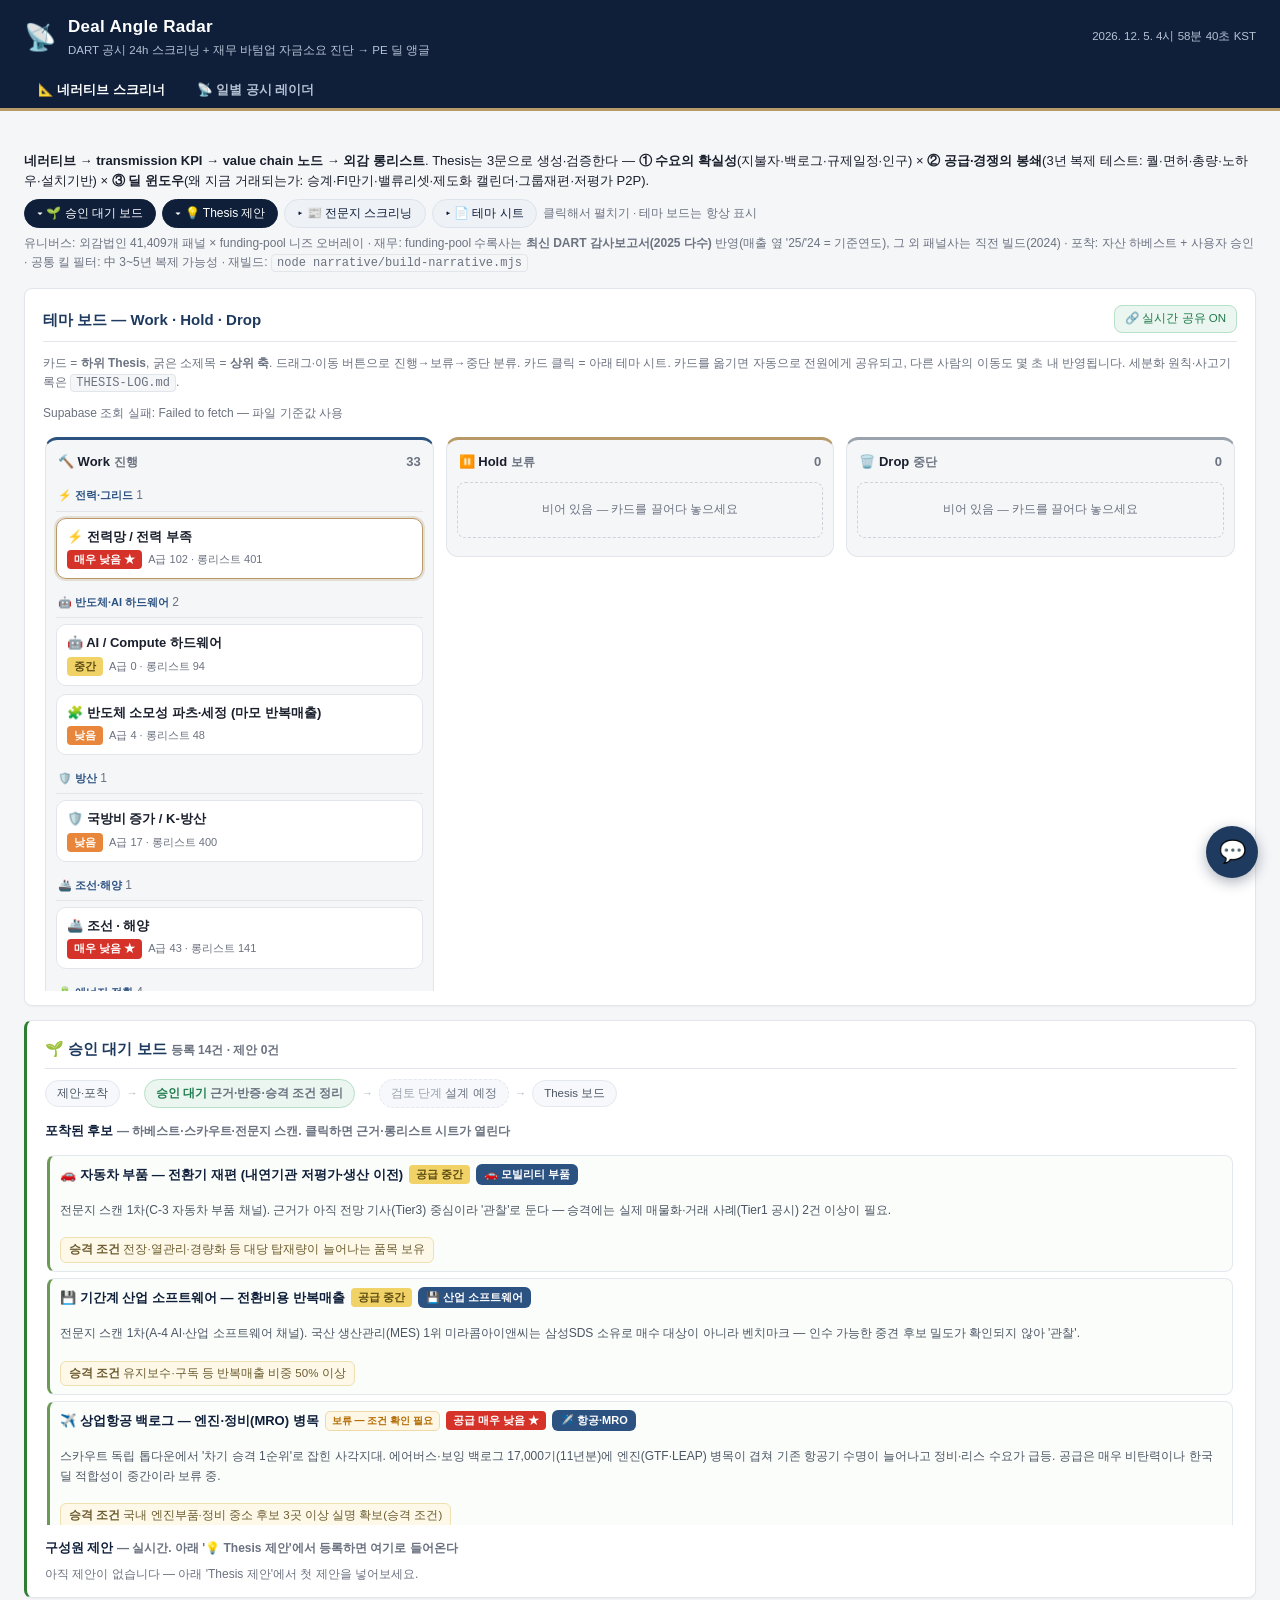
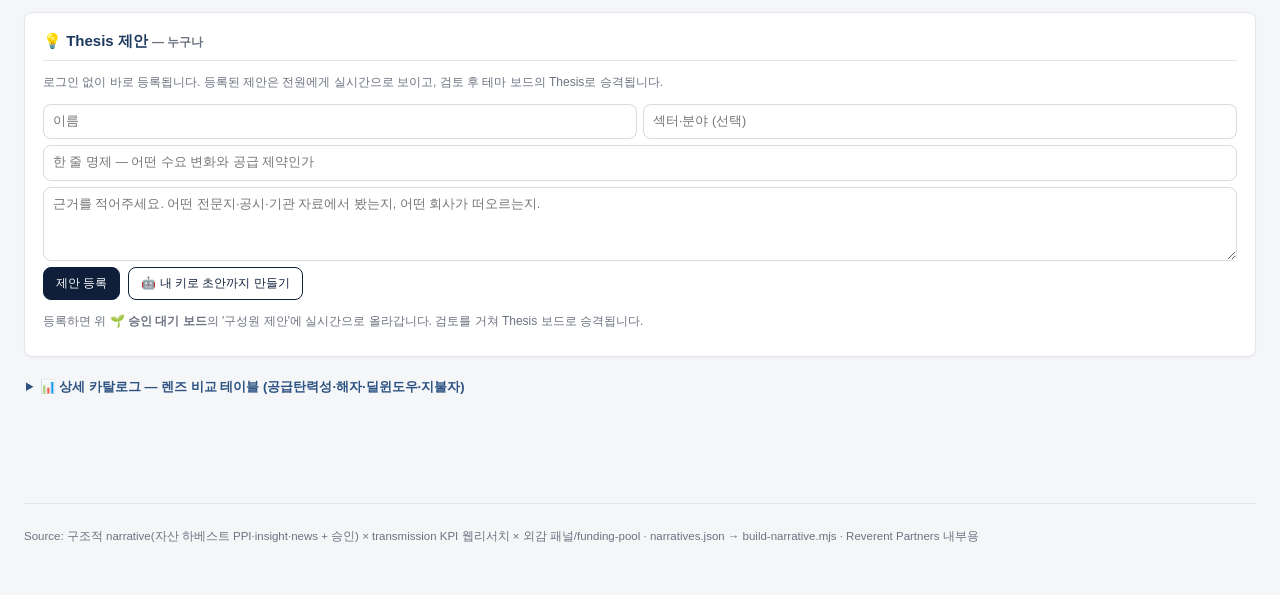
<file: index.html>
<!DOCTYPE html>
<html lang="ko">
<head>
  <meta charset="UTF-8" />
  <meta name="viewport" content="width=device-width, initial-scale=1.0" />
  <title>Deal Angle Radar</title>
  <link rel="icon" href="data:image/svg+xml,%3Csvg xmlns='http://www.w3.org/2000/svg' viewBox='0 0 100 100'%3E%3Ctext y='.9em' font-size='90'%3E%F0%9F%93%A1%3C/text%3E%3C/svg%3E" />
  <link rel="stylesheet" href="styles.css?v=35" />
</head>
<body>

<header class="topbar">
  <div class="topbar-inner">
    <div class="brand">
      <span class="brand-ico">📡</span>
      <div>
        <div class="brand-title">Deal Angle Radar</div>
        <div class="brand-sub">DART 공시 24h 스크리닝 + 재무 바텀업 자금소요 진단 → PE 딜 앵글</div>
      </div>
    </div>
    <div class="topbar-meta">
      <span id="clock">—</span>
    </div>
  </div>
  <nav class="viewtabs" id="viewTabs">
    <button class="viewtab active" data-view="narrative">📐 네러티브 스크리너</button>
    <button class="viewtab" data-view="radar">📡 일별 공시 레이더</button>
    <button class="viewtab" data-view="funding">💰 자금소요 스크리너</button>
    <button class="viewtab" data-view="thesis">🧭 Thesis 보드</button>
    <button class="viewtab" data-view="review">📄 기업 검토</button>
  </nav>
</header>

<main class="main">

  <!-- ═══════════ view: 일별 공시 레이더 ═══════════ -->
  <section id="view-radar" class="view">
    <div class="controls">
      <span class="controls-label">일자</span>
      <div class="date-pills" id="datePills">
        <span class="loading">로딩 중…</span>
      </div>
    </div>

    <div id="body" class="radar-body">
      <div class="empty">
        <div class="empty-ico">🎯</div>
        <h3>아직 저장된 스크리닝이 없습니다</h3>
        <p>/deal-angle 세션이 DART 공시를 스크리닝하면 여기에 표시됩니다.</p>
      </div>
    </div>
  </section>

  <!-- ═══════════ view: 자금소요 스크리너 ═══════════ -->
  <section id="view-funding" class="view" hidden>
    <div id="fundingRoot">
      <div class="empty"><div class="empty-ico">💰</div><h3>로딩 중…</h3></div>
    </div>
  </section>

  <!-- ═══════════ view: Thesis 보드 ═══════════ -->
  <section id="view-thesis" class="view" hidden>
    <div id="thesisRoot">
      <div class="empty"><div class="empty-ico">🧭</div><h3>로딩 중…</h3></div>
    </div>
  </section>

  <!-- ═══════════ view: 기업 검토 (Company Review Board) ═══════════ -->
  <!-- code\company-review 를 /review 정션으로 동일 오리진 제공 → iframe 으로 비춘다.
       3-agent(기업분석 0~2 · 사업분석 3~4 · 투자분석 5~6)가 각자 company-review\data\*.json 에
       계속 쓰고, 이 탭은 그 결과를 그대로 보여준다. 포팅하지 않는 이유 = 상위 세션의 편집이 즉시 반영되어야 함. -->
  <section id="view-review" class="view" hidden>
    <iframe id="reviewFrame" class="review-frame" title="Company Review Board" src="about:blank"></iframe>
  </section>

  <!-- ═══════════ view: 네러티브 스크리너 ═══════════ -->
  <section id="view-narrative" class="view" hidden>
    <div id="narrativeRoot">
      <div class="empty"><div class="empty-ico">📐</div><h3>로딩 중…</h3></div>
    </div>
  </section>

  <footer class="footer">
    <p id="footNote">Source: DART OpenAPI (주요사항보고 · 지분공시) + 뉴스 크로스체크 · 스크리닝: /deal-angle 세션 · Reverent Partners 내부용</p>
  </footer>
</main>

<!-- 로컬 전용 뷰 게이트 — 배포본(GitHub Pages)에서 탭과 섹션을 DOM 에서 제거한다.
       · review  : /review 는 code\company-review 로 향하는 로컬 정션이고 .gitignore 로 배포에서 빠진다.
                   PE 내부 검토 문서를 public Pages 에 올리지 않기 위한 의도적 로컬 전용. (2026-08-20)
       · funding  : 자금소요 스크리너 — 외감 재무·자금니즈 진단 원자료 성격이라 외부 공유에서 제외. (2026-08-25)
       · thesis   : Thesis 보드(구버전) — 네러티브 스크리너로 통합되어 배포본에서는 감춘다. (2026-08-25)
     app.js 의 switchView 는 없는 섹션을 건너뛰도록 null 가드가 있으므로 제거해도 안전하다. -->
<script>
  (function () {
    var host = location.hostname;
    if (host === 'localhost' || host === '127.0.0.1' || host === '::1' || host === '[::1]' || host === '') return;
    var LOCAL_ONLY = ['review', 'funding', 'thesis'];
    if (LOCAL_ONLY.indexOf(location.hash.replace('#', '')) >= 0) location.replace(location.pathname + location.search);
    LOCAL_ONLY.forEach(function (v) {
      var tab = document.querySelector('.viewtab[data-view="' + v + '"]');
      if (tab) tab.remove();
      var view = document.getElementById('view-' + v);
      if (view) view.remove();
    });
  })();
</script>
<!-- 오류 자가보고 배너: 스크립트 예외·비동기 거부를 화면 상단에 그대로 표시 (원격 디버깅용, ES5) -->
<script>
(function () {
  var box = null, n = 0;
  function show(msg) {
    if (n >= 6) return; n++;
    if (!box) {
      box = document.createElement('div');
      box.style.cssText = 'position:fixed;top:0;left:0;right:0;z-index:9999;background:#c62828;color:#fff;font:12px/1.5 sans-serif;padding:8px 12px;white-space:pre-wrap;word-break:break-all;';
      document.body ? document.body.appendChild(box) : document.addEventListener('DOMContentLoaded', function () { document.body.appendChild(box); });
    }
    var d = document.createElement('div');
    d.textContent = '⚠ ' + msg;
    box.appendChild(d);
  }
  window.addEventListener('error', function (e) {
    var f = (e.filename || '').split('/').pop();
    show('JS 오류: ' + (e.message || e.type) + (f ? ' @ ' + f + ':' + e.lineno : ''));
  });
  window.addEventListener('unhandledrejection', function (e) {
    var r = e.reason;
    show('비동기 오류: ' + (r && (r.stack || r.message) || String(r)));
  });
})();
</script>
<script src="app.js?v=9"></script>
<script src="funding.js?v=2"></script>
<script src="thesis.js?v=9"></script>
<script src="comments.js?v=2"></script>
<script src="narrative.js?v=39"></script>
<script src="chat.js?v=6"></script>
</body>
</html>
</file>
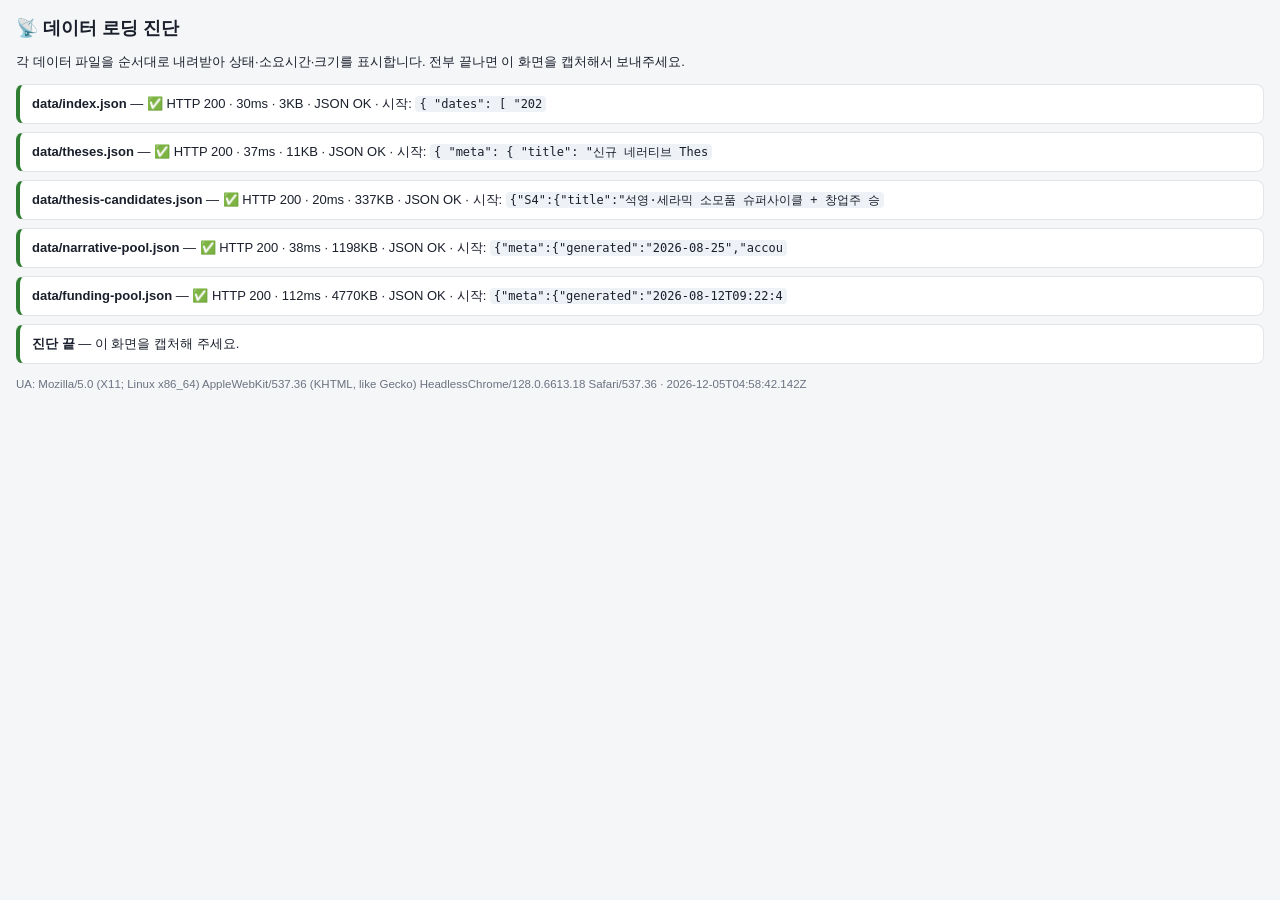
<file: diag.html>
<!DOCTYPE html>
<html lang="ko">
<head>
<meta charset="UTF-8">
<meta name="viewport" content="width=device-width, initial-scale=1.0">
<title>Deal Angle Radar — 진단</title>
<style>
  body { font-family: -apple-system, "Malgun Gothic", sans-serif; margin: 16px; background: #f5f6f8; color: #1a1f2c; }
  h1 { font-size: 18px; }
  .row { background: #fff; border: 1px solid #e2e6eb; border-radius: 8px; padding: 10px 12px; margin: 8px 0; font-size: 13px; word-break: break-all; }
  .ok { border-left: 4px solid #2e7d32; }
  .bad { border-left: 4px solid #c62828; }
  .run { border-left: 4px solid #b89968; }
  code { background: #eef1f5; padding: 1px 4px; border-radius: 4px; font-size: 12px; }
  #ua { color: #6b7280; font-size: 11.5px; margin-top: 14px; }
</style>
</head>
<body>
<h1>📡 데이터 로딩 진단</h1>
<p style="font-size:13px">각 데이터 파일을 순서대로 내려받아 상태·소요시간·크기를 표시합니다. 전부 끝나면 이 화면을 캡처해서 보내주세요.</p>
<div id="out"></div>
<div id="ua"></div>
<script>
(function () {
  var FILES = [
    'data/index.json',
    'data/theses.json',
    'data/thesis-candidates.json',
    'data/narrative-pool.json',
    'data/funding-pool.json'
  ];
  var out = document.getElementById('out');
  document.getElementById('ua').textContent = 'UA: ' + navigator.userAgent + ' · ' + new Date().toISOString();

  function row(cls, html) {
    var d = document.createElement('div');
    d.className = 'row ' + cls;
    d.innerHTML = html;
    out.appendChild(d);
    return d;
  }

  if (!window.fetch) { row('bad', 'fetch 미지원 브라우저 (매우 구형) — 이게 원인입니다.'); return; }

  function testOne(i) {
    if (i >= FILES.length) { row('ok', '<b>진단 끝</b> — 이 화면을 캡처해 주세요.'); return; }
    var f = FILES[i];
    var t0 = Date.now();
    var d = row('run', '<b>' + f + '</b> — 요청 중…');
    var timer = setTimeout(function () {
      d.innerHTML = '<b>' + f + '</b> — ⏳ 30초 경과에도 응답 없음 (여기서 멈춤 = 네트워크/차단 문제)';
      d.className = 'row bad';
    }, 30000);
    fetch(f + '?_=' + Date.now(), { cache: 'no-store' })
      .then(function (res) {
        var ms = Date.now() - t0;
        if (!res.ok) {
          clearTimeout(timer);
          d.innerHTML = '<b>' + f + '</b> — ❌ HTTP ' + res.status + ' (' + ms + 'ms)';
          d.className = 'row bad';
          testOne(i + 1);
          return;
        }
        return res.text().then(function (txt) {
          clearTimeout(timer);
          var ms2 = Date.now() - t0;
          var parsed = 'JSON 파싱 실패!';
          try { JSON.parse(txt); parsed = 'JSON OK'; } catch (e) { }
          d.innerHTML = '<b>' + f + '</b> — ✅ HTTP ' + res.status + ' · ' + ms2 + 'ms · ' +
            Math.round(txt.length / 1024) + 'KB · ' + parsed +
            ' · 시작: <code>' + txt.slice(0, 40).replace(/</g, '&lt;') + '</code>';
          d.className = 'row ' + (parsed === 'JSON OK' ? 'ok' : 'bad');
          testOne(i + 1);
        });
      })
      .catch(function (e) {
        clearTimeout(timer);
        d.innerHTML = '<b>' + f + '</b> — ❌ 네트워크 오류: ' + String(e && e.message || e) + ' (' + (Date.now() - t0) + 'ms)';
        d.className = 'row bad';
        testOne(i + 1);
      });
  }
  testOne(0);
})();
</script>
</body>
</html>
</file>
<file: styles.css>
:root {
  --navy: #1e3a5f;
  --navy-dark: #0f1f3a;
  --navy-light: #2c5282;
  --gold: #b89968;
  --bg: #f5f6f8;
  --card-bg: #ffffff;
  --border: #e2e6eb;
  --border-strong: #cdd3da;
  --text: #1a1f2c;
  --text-muted: #6b7280;
}

* { box-sizing: border-box; }

html, body {
  margin: 0;
  padding: 0;
  font-family: -apple-system, BlinkMacSystemFont, "Segoe UI", "Malgun Gothic",
    "Noto Sans KR", "Apple SD Gothic Neo", sans-serif;
  background: var(--bg);
  color: var(--text);
  font-size: 13px;
  line-height: 1.55;
  -webkit-font-smoothing: antialiased;
}

/* ── top bar ─────────────────────────────────────────── */
.topbar {
  background: var(--navy-dark);
  color: #fff;
  border-bottom: 3px solid var(--gold);
  position: sticky;
  top: 0;
  z-index: 10;
}
.topbar-inner {
  max-width: 1020px;
  margin: 0 auto;
  padding: 14px 20px;
  display: flex;
  align-items: center;
  justify-content: space-between;
  gap: 12px;
}
.brand { display: flex; align-items: center; gap: 12px; }
.brand-ico { font-size: 26px; }
.brand-title { font-size: 17px; font-weight: 700; letter-spacing: .3px; }
.brand-sub { font-size: 11.5px; color: #b6c2d4; margin-top: 2px; }
.topbar-meta { font-size: 11.5px; color: #b6c2d4; white-space: nowrap; }

/* ── layout ──────────────────────────────────────────── */
.main { max-width: 1020px; margin: 0 auto; padding: 18px 20px 40px; }

.controls {
  display: flex;
  align-items: center;
  gap: 10px;
  flex-wrap: wrap;
  margin-bottom: 16px;
}
.controls-label { font-size: 12px; font-weight: 700; color: var(--text-muted); }
.date-pills { display: flex; gap: 6px; flex-wrap: wrap; }
.date-pill {
  border: 1px solid var(--border-strong);
  background: var(--card-bg);
  border-radius: 999px;
  padding: 5px 14px;
  font-size: 12.5px;
  cursor: pointer;
  color: var(--text);
}
.date-pill:hover { border-color: var(--navy-light); }
.date-pill.active {
  background: var(--navy);
  border-color: var(--navy);
  color: #fff;
  font-weight: 700;
}
.pill-rel {
  margin-left: 6px;
  font-size: 10.5px;
  color: var(--gold);
  font-weight: 700;
}
.loading { color: var(--text-muted); font-size: 12.5px; }

/* ── document ────────────────────────────────────────── */
.doc-title {
  font-size: 20px;
  font-weight: 700;
  color: var(--navy-dark);
  margin: 4px 0 8px;
}

.meta {
  font-size: 12.5px;
  color: var(--text-muted);
  background: var(--card-bg);
  border: 1px solid var(--border);
  border-left: 3px solid var(--gold);
  border-radius: 6px;
  padding: 8px 12px;
  margin: 8px 0 14px;
}

.card {
  background: var(--card-bg);
  border: 1px solid var(--border);
  border-radius: 8px;
  padding: 16px 18px 14px;
  margin: 0 0 14px;
  box-shadow: 0 1px 2px rgba(15, 31, 58, .04);
}

.card-title {
  font-size: 15px;
  font-weight: 700;
  color: var(--navy);
  margin: 0 0 10px;
  padding-bottom: 8px;
  border-bottom: 1px solid var(--border);
}

.h3 {
  font-size: 13.5px;
  font-weight: 700;
  color: var(--navy-light);
  margin: 12px 0 6px;
}

.p { margin: 6px 0; }

.list { margin: 6px 0 8px; padding-left: 18px; }
.list li { margin: 4px 0; }

.table-wrap { overflow-x: auto; margin: 8px 0 10px; }
.table-wrap table { border-collapse: collapse; width: 100%; font-size: 12.5px; }
.table-wrap th {
  background: var(--navy);
  color: #fff;
  font-weight: 600;
  padding: 6px 10px;
  text-align: left;
  white-space: nowrap;
}
.table-wrap td {
  border-bottom: 1px solid var(--border);
  padding: 6px 10px;
  vertical-align: top;
}
.table-wrap tr:nth-child(even) td { background: var(--bg); }

.card a, .meta a { color: var(--navy-light); }
code {
  background: var(--bg);
  border: 1px solid var(--border);
  border-radius: 4px;
  padding: 1px 5px;
  font-size: 12px;
}

/* ── empty / footer ──────────────────────────────────── */
.empty {
  text-align: center;
  padding: 60px 20px;
  background: var(--card-bg);
  border: 1px dashed var(--border-strong);
  border-radius: 8px;
  color: var(--text-muted);
}
.empty-ico { font-size: 34px; margin-bottom: 8px; }
.empty h3 { margin: 6px 0; color: var(--text); }

.footer {
  margin-top: 26px;
  padding-top: 12px;
  border-top: 1px solid var(--border);
  color: var(--text-muted);
  font-size: 11.5px;
}

@media (max-width: 640px) {
  .topbar-inner { flex-direction: column; align-items: flex-start; gap: 6px; }
  .main { padding: 14px 12px 32px; }
}

/* ── flow diagram (>> 라벨: A → B → C) ───────────────── */
.flow {
  display: flex;
  flex-wrap: wrap;
  align-items: center;
  gap: 5px 7px;
  margin: 8px 0;
  padding: 9px 11px;
  background: var(--bg);
  border: 1px solid var(--border);
  border-radius: 7px;
}
.flow-label {
  font-size: 10.5px;
  font-weight: 700;
  color: #fff;
  background: var(--navy-light);
  border-radius: 4px;
  padding: 2px 7px;
  letter-spacing: .5px;
  flex-shrink: 0;
}
.flow-angle .flow-label { background: var(--gold); }
.flow-node {
  background: var(--card-bg);
  border: 1px solid var(--border-strong);
  border-radius: 6px;
  padding: 3px 9px;
  font-size: 12px;
  line-height: 1.45;
}
.flow-angle .flow-node { border-color: var(--gold); background: #fffdf7; }
.flow-arrow {
  color: var(--text-muted);
  font-size: 13px;
  font-weight: 700;
  flex-shrink: 0;
}
.flow-node strong { color: var(--navy); }

/* ══════════════════════════════════════════════════════════
   view tabs
   ══════════════════════════════════════════════════════════ */
.viewtabs {
  max-width: 1020px;
  margin: 0 auto;
  padding: 0 20px;
  display: flex;
  gap: 4px;
}
.viewtab {
  background: transparent;
  border: 0;
  border-bottom: 3px solid transparent;
  color: #b6c2d4;
  font-size: 12.5px;
  font-weight: 600;
  padding: 8px 14px 9px;
  margin-bottom: -3px;
  cursor: pointer;
  font-family: inherit;
}
.viewtab:hover { color: #fff; }
.viewtab.active { color: #fff; border-bottom-color: var(--gold); }

/* 자금소요 뷰는 표가 넓어 본문 폭을 넓힌다 */
body:has(#view-funding:not([hidden])) .main { max-width: 1400px; }

.subtitle { font-size: 12.5px; font-weight: 500; color: var(--text-muted); margin-left: 6px; }
.warn { color: #b4442f; font-weight: 600; }
.muted { color: var(--text-muted); }
.pos { color: #1c7a4a; }
.neg { color: #b4442f; }

/* ── 방법론 접이식 ─────────────────────────────────────── */
.method {
  background: var(--card-bg);
  border: 1px solid var(--border);
  border-radius: 8px;
  margin: 0 0 14px;
  font-size: 12.5px;
}
.method > summary {
  cursor: pointer;
  padding: 9px 14px;
  font-weight: 700;
  color: var(--navy);
  list-style: none;
}
.method > summary::before { content: '▸ '; color: var(--gold); }
.method[open] > summary::before { content: '▾ '; }
.method-body { padding: 2px 16px 12px; border-top: 1px solid var(--border); }
.method-body p { margin: 8px 0; }
.method-body ul { margin: 6px 0; padding-left: 18px; }
.method-body li { margin: 3px 0; }
.method-body .caveat { background: #fffdf7; border-left: 3px solid var(--gold); padding: 7px 10px; border-radius: 4px; }

/* ── 필터 ──────────────────────────────────────────────── */
.fcontrols {
  background: var(--card-bg);
  border: 1px solid var(--border);
  border-radius: 8px;
  padding: 10px 12px;
  margin-bottom: 10px;
}
.frow { display: flex; align-items: center; gap: 8px; flex-wrap: wrap; }
.frow + .frow { margin-top: 8px; padding-top: 8px; border-top: 1px dashed var(--border); }
.fsearch {
  flex: 1 1 220px;
  min-width: 180px;
  border: 1px solid var(--border-strong);
  border-radius: 6px;
  padding: 6px 10px;
  font-size: 12.5px;
  font-family: inherit;
}
.fsearch:focus { outline: none; border-color: var(--navy-light); }
.fcontrols select {
  border: 1px solid var(--border-strong);
  border-radius: 6px;
  padding: 5px 8px;
  font-size: 12.5px;
  font-family: inherit;
  background: #fff;
  color: var(--text);
}
.fseg { display: inline-flex; border: 1px solid var(--border-strong); border-radius: 6px; overflow: hidden; }
.fseg button {
  border: 0; background: #fff; padding: 6px 11px; font-size: 12px;
  cursor: pointer; font-family: inherit; color: var(--text);
}
.fseg button + button { border-left: 1px solid var(--border); }
.fseg button.on { background: var(--navy); color: #fff; font-weight: 700; }
.chips { display: flex; gap: 5px; flex-wrap: wrap; }
.chip {
  border: 1px solid var(--border-strong); background: #fff; border-radius: 999px;
  padding: 4px 11px; font-size: 12px; cursor: pointer; font-family: inherit; color: var(--text);
}
.chip em { font-style: normal; color: var(--text-muted); font-size: 11px; margin-left: 3px; }
.chip.on { color: #fff; font-weight: 700; }
.chip.on em { color: rgba(255, 255, 255, .75); }
.chip.on.tt-red { background: #b4442f; border-color: #b4442f; }
.chip.on.tt-orange { background: #b5751f; border-color: #b5751f; }
.chip.on.tt-purple { background: #6b4ea8; border-color: #6b4ea8; }
.chip.on.tt-green { background: #1c7a4a; border-color: #1c7a4a; }
.chip.on.tt-blue { background: var(--navy-light); border-color: var(--navy-light); }
.dl {
  margin-left: auto; font-size: 12px; font-weight: 700; color: var(--navy-light);
  text-decoration: none; border: 1px solid var(--border-strong); border-radius: 6px; padding: 4px 10px;
}
.dl:hover { border-color: var(--navy-light); }

.fcount { font-size: 12px; color: var(--text-muted); margin: 0 0 8px; display: flex; align-items: center; gap: 10px; }
.fcount .more {
  border: 1px solid var(--border-strong); background: #fff; border-radius: 6px;
  padding: 3px 10px; font-size: 11.5px; cursor: pointer; font-family: inherit; color: var(--navy);
}
.hintr { margin-left: auto; font-style: italic; }

/* ── 스크리너 테이블 ───────────────────────────────────── */
.ftable-wrap { border: 1px solid var(--border); border-radius: 8px; background: var(--card-bg); }
table.ftable { border-collapse: collapse; width: 100%; font-size: 12px; }
table.ftable th {
  background: var(--navy); color: #fff; font-weight: 600; padding: 7px 8px;
  text-align: right; white-space: nowrap; cursor: pointer; position: sticky; top: 0; z-index: 2;
}
table.ftable th.tl { text-align: left; }
table.ftable th:hover { background: var(--navy-light); }
table.ftable th.sorted { background: var(--navy-light); }
table.ftable td { padding: 6px 8px; text-align: right; border-bottom: 1px solid var(--border); white-space: nowrap; }
table.ftable td.tl { text-align: left; white-space: normal; }
tr.frow-r { cursor: pointer; }
tr.frow-r:hover td { background: #f0f4f9; }
tr.frow-r.open td { background: #eef3fa; border-bottom-color: var(--navy-light); }
.nm { font-weight: 700; color: var(--navy-dark); line-height: 1.3; }
.nm-sub { font-size: 10.5px; color: var(--text-muted); margin-top: 1px; }
.pri { font-size: 12.5px; color: var(--navy); }

.badge { display: inline-block; font-size: 9.5px; font-weight: 700; border-radius: 3px; padding: 1px 4px; vertical-align: 1px; }
.b-listed { background: #e3edf9; color: var(--navy); }
.b-unlisted { background: #f2eee4; color: #8a6d34; }

.tt { display: inline-block; font-size: 10.5px; font-weight: 700; border-radius: 4px; padding: 2px 6px; white-space: nowrap; }
.tt-red { background: #fbe9e5; color: #b4442f; }
.tt-orange { background: #fbf1e0; color: #8a5811; }
.tt-purple { background: #efeafa; color: #5b3f96; }
.tt-green { background: #e5f4ec; color: #14603a; }
.tt-blue { background: #e6eef8; color: var(--navy); }
.tt-gray { background: var(--bg); color: var(--text-muted); }

.stt { display: inline-block; font-size: 10.5px; font-weight: 700; border-radius: 4px; padding: 2px 6px; white-space: nowrap; }
.st-gold { background: var(--gold); color: #fff; }
.st-blue { background: #e6eef8; color: var(--navy); }
.st-red { background: #fbe9e5; color: #b4442f; }
.st-gray { background: var(--bg); color: var(--text-muted); }
.st-slate { background: #eceff3; color: #5b6672; }

.scorebar {
  display: inline-block; position: relative; width: 42px; height: 15px;
  background: var(--bg); border-radius: 3px; overflow: hidden; vertical-align: middle;
}
.scorebar i { position: absolute; left: 0; top: 0; bottom: 0; display: block; }
.scorebar.need i { background: #e3b7ac; }
.scorebar.fit i { background: #a9c6b6; }
.scorebar em {
  position: absolute; inset: 0; font-style: normal; font-size: 10px; font-weight: 700;
  color: var(--text); text-align: center; line-height: 15px;
}

/* ── 스파크라인 ────────────────────────────────────────── */
.spark { width: 108px; height: 26px; }
.spark path { fill: none; stroke: var(--navy-light); stroke-width: 1.5; }
.spark circle { fill: var(--navy-light); }
.spark .spark-zero { stroke: var(--border-strong); stroke-width: 1; stroke-dasharray: 2 2; }
.spark.sp-eb path, .spark.sp-eb circle { stroke: #1c7a4a; fill: none; }
.spark.sp-eb circle { fill: #1c7a4a; }
.spark.sp-nd path { stroke: #b4442f; }
.spark.sp-nd circle { fill: #b4442f; }
.spark.sp-cash path { stroke: var(--gold); }
.spark.sp-cash circle { fill: var(--gold); }

/* ── 상세 패널 ─────────────────────────────────────────── */
tr.fdet > td { background: #f7f9fc !important; padding: 0 !important; border-bottom: 2px solid var(--navy-light); }
.detail { padding: 12px 14px 14px; text-align: left; white-space: normal; }
.det-grid { display: grid; grid-template-columns: repeat(auto-fit, minmax(300px, 1fr)); gap: 10px; }
.det-box {
  background: var(--card-bg); border: 1px solid var(--border); border-radius: 7px; padding: 10px 12px;
}
.det-box.wide { margin-top: 10px; }
.det-box h4 { margin: 0 0 8px; font-size: 12.5px; color: var(--navy); border-bottom: 1px solid var(--border); padding-bottom: 5px; }
.det-box h4 .hint { font-weight: 400; font-size: 10.5px; color: var(--text-muted); margin-left: 5px; }
.kv { display: flex; justify-content: space-between; gap: 10px; font-size: 12px; padding: 3px 0; border-bottom: 1px dotted var(--border); }
.kv:last-child { border-bottom: 0; }
.kv > span { color: var(--text-muted); }
.kv > b { white-space: nowrap; }
.det-mini { display: grid; grid-template-columns: 1fr 1fr; gap: 0 12px; margin-top: 8px; padding-top: 6px; border-top: 1px solid var(--border); }
.sparkrow { display: flex; align-items: center; gap: 8px; font-size: 11.5px; padding: 2px 0; }
.sparkrow > span { width: 46px; color: var(--text-muted); }
.sparkrow > b { margin-left: auto; }
.drivers { margin: 0; padding-left: 16px; font-size: 12px; }
.drivers li { margin: 2px 0; }
.det-sub { font-size: 10.5px; font-weight: 700; color: var(--text-muted); margin: 9px 0 4px; letter-spacing: .3px; }
.angles { display: flex; gap: 4px; flex-wrap: wrap; }
.angle { background: #fffdf7; border: 1px solid var(--gold); border-radius: 4px; padding: 2px 7px; font-size: 11px; color: #8a6d34; }
.fbars { display: grid; gap: 3px; }
.fbar { display: grid; grid-template-columns: 74px 1fr 26px; align-items: center; gap: 6px; font-size: 11px; }
.fbar > span { color: var(--text-muted); }
.fbar > i { height: 8px; background: var(--navy-light); border-radius: 2px; min-width: 1px; }
.fbar > em { font-style: normal; text-align: right; color: var(--text-muted); }
.det-note { font-size: 11.5px; color: var(--text-muted); margin-top: 8px; font-style: italic; }

/* 실측 캐시브리지 (기초현금 + OCF − Capex − 만기부채 → 사전현금) */
.bridge {
  background: #fffdf7;
  border: 1px solid var(--gold);
  border-radius: 6px;
  padding: 7px 10px;
  margin: 2px 0 10px;
}
.brow { display: flex; justify-content: space-between; gap: 10px; font-size: 12px; padding: 2px 0; }
.brow > span { color: var(--text-muted); }
.brow.tot { border-top: 1px solid var(--gold); margin-top: 3px; padding-top: 4px; font-weight: 700; }
.brow.tot > span { color: var(--text); }
.fsbox {
  display: grid; grid-template-columns: 1fr 1fr; gap: 0 12px;
  background: var(--bg); border: 1px solid var(--border); border-radius: 6px;
  padding: 6px 9px; margin: 4px 0 8px;
}
.fsbox .det-note { grid-column: 1 / -1; margin-top: 4px; }
.badge-fs {
  display: inline-block; font-size: 9.5px; font-weight: 700; border-radius: 3px;
  padding: 1px 4px; background: var(--gold); color: #fff; vertical-align: 1px;
}
.det-links { margin-top: 9px; display: flex; gap: 10px; font-size: 11.5px; }
.evlist { margin: 0; padding-left: 16px; font-size: 12px; }
.evlist li { margin: 2px 0; }
.evd { color: var(--text-muted); font-variant-numeric: tabular-nums; }
.evc { display: inline-block; font-size: 9.5px; font-weight: 700; background: var(--bg); border: 1px solid var(--border); border-radius: 3px; padding: 0 4px; color: var(--text-muted); }

@media (max-width: 900px) {
  .viewtabs { padding: 0 12px; }
  .frow { gap: 6px; }
}
.okmark { color: #14603a; font-weight: 600; }

/* 부족액 컬럼의 기간 표기 (3Y = 실측 브리지 누적, 1Y = 순부채 역산) */
.gy { font-size: 8.5px; font-weight: 700; color: #fff; background: var(--gold);
      border-radius: 2px; padding: 0 3px; margin-left: 3px; vertical-align: 2px; }
.gy.gy1 { background: var(--border-strong); color: var(--text-muted); }
table.btab { width: 100%; border-collapse: collapse; font-size: 11px; margin: 6px 0 4px; }
table.btab th { background: transparent; color: var(--text-muted); font-weight: 600;
                text-align: right; padding: 2px 4px; border-bottom: 1px solid var(--gold); }
table.btab th:first-child, table.btab td:first-child { text-align: left; }
table.btab td { text-align: right; padding: 2px 4px; border-bottom: 1px dotted var(--border); }
/* ── 앵글 레이어 (5분류 · stance) ─────────────────────── */
.anglelayer { display: grid; gap: 4px; }
.alrow { display: flex; gap: 7px; align-items: baseline; font-size: 11.5px; }
.al { flex-shrink: 0; font-weight: 700; border-radius: 4px; padding: 2px 7px; font-size: 10.5px; white-space: nowrap; }
.al em { font-style: normal; font-weight: 600; margin-left: 4px; opacity: .8; }
.al.st-pos { background: #e5f4ec; color: #14603a; }
.al.st-neg { background: #fbe9e5; color: #b4442f; }
.al.st-neu { background: var(--bg); color: var(--text-muted); }
.alwhy { color: var(--text-muted); line-height: 1.45; }

/* ── CF 직접 분해 · 잔차 ─────────────────────────────── */
.cfdirect { background: var(--bg); border: 1px solid var(--border); border-radius: 6px; padding: 6px 10px; margin: 2px 0 6px; }
.cfdirect .brow.tot { border-top: 1px solid var(--border-strong); }
.cfdirect .brow.tot.bad { border-top-color: #b4442f; }
.det-note.neg { color: #b4442f; font-style: normal; }
.sens { display: flex; gap: 6px; align-items: baseline; font-size: 10.5px; margin-top: 5px; padding-top: 4px; border-top: 1px dotted var(--gold); }
.sens > span { color: var(--text-muted); }
.sens > b { font-weight: 600; color: var(--text-muted); border: 1px solid var(--border); border-radius: 3px; padding: 0 5px; background: #fff; }
.sens > b.on { color: var(--text); border-color: var(--gold); font-weight: 700; }
/* 앵글 컬럼 */
.amore { font-size: 9.5px; color: var(--text-muted); margin-left: 3px; vertical-align: 2px; }
table.ftable .al { font-size: 10px; padding: 2px 5px; }
table.ftable .al em { margin-left: 3px; font-weight: 700; }
/* 연결/별도 기준 표시 */
.basisrow { display: flex; gap: 6px; margin: 2px 0 8px; flex-wrap: wrap; }
.bch { font-size: 10.5px; border: 1px solid var(--border-strong); border-radius: 4px;
       padding: 2px 7px; color: var(--text-muted); background: #fff; }
.bch.on { border-color: var(--gold); background: #fffdf7; color: #8a6d34; font-weight: 700; }
.bch.off { border-style: dashed; }

/* ══════════ Thesis 보드 ══════════ */
.th-intro { margin-bottom: 18px; }
.th-intro-pat { background: #fffdf7; border: 1px solid var(--border-strong); border-left: 3px solid var(--gold);
  border-radius: 6px; padding: 10px 14px; font-size: 12px; color: #4a4232; line-height: 1.6; }
.th-intro-pat b { color: #8a6d34; }
.th-filters { display: flex; gap: 6px; flex-wrap: wrap; margin-top: 12px; align-items: center; }
.th-pill { border: 1px solid var(--border-strong); background: #fff; border-radius: 999px; padding: 4px 13px;
  font-size: 12px; cursor: pointer; color: var(--text-muted); }
.th-pill.on { background: var(--navy); border-color: var(--navy); color: #fff; font-weight: 700; }
.th-sep { width: 1px; height: 18px; background: var(--border-strong); margin: 0 4px; }

.th-tier-head { display: flex; align-items: center; gap: 8px; margin: 22px 0 12px; font-size: 13.5px;
  font-weight: 700; color: var(--text); }
.th-tier-badge { color: #fff; border-radius: 5px; padding: 2px 9px; font-size: 11.5px; }
.th-tier-badge.t1 { background: #2f8f5b; } .th-tier-badge.t2 { background: #b89968; } .th-tier-badge.t3 { background: #8a94a3; }
.th-count { color: var(--text-muted); font-weight: 500; font-size: 12px; }

.th-grid { display: grid; grid-template-columns: repeat(auto-fill, minmax(320px, 1fr)); gap: 12px; }
.th-card { background: var(--card-bg); border: 1px solid var(--border); border-top: 3px solid var(--pcol, #888);
  border-radius: 8px; overflow: hidden; }
.th-card-top { padding: 13px 15px; cursor: pointer; }
.th-card-top:hover { background: #fafbfc; }
.th-card-head { display: flex; align-items: center; gap: 7px; margin-bottom: 7px; }
.th-badge { color: #fff; font-size: 10.5px; font-weight: 700; border-radius: 4px; padding: 1px 7px; }
.th-id { font-size: 10.5px; color: var(--text-muted); font-weight: 700; }
.th-angle { font-size: 10.5px; color: #8a6d34; background: #fffdf7; border: 1px solid #eadfc4;
  border-radius: 4px; padding: 1px 7px; margin-left: auto; }
.th-title { font-size: 16.5px; font-weight: 700; margin: 0 0 7px; line-height: 1.35; }
.th-why { font-size: 13px; color: var(--text-muted); line-height: 1.65;
  display: -webkit-box; -webkit-line-clamp: 3; -webkit-box-orient: vertical; overflow: hidden; }
.th-card.open .th-why { -webkit-line-clamp: unset; }
.th-detail { display: none; padding: 0 15px 15px; border-top: 1px solid var(--border); }
.th-card.open .th-detail { display: block; }
.th-sec-label { font-size: 11px; font-weight: 700; color: var(--navy); margin: 13px 0 7px;
  text-transform: uppercase; letter-spacing: .4px; }
.th-hint { font-weight: 400; text-transform: none; letter-spacing: 0; color: var(--text-muted); font-size: 10.5px; }
.th-node { display: flex; gap: 8px; padding: 4px 0; border-bottom: 1px dashed var(--border); }
.th-node-name { font-size: 12.5px; font-weight: 600; min-width: 40%; }
.th-node-cos { display: flex; gap: 4px; flex-wrap: wrap; }
.th-co { font-size: 10.5px; border-radius: 4px; padding: 1px 6px; }
.th-co.listed { background: #eef2f7; color: var(--navy-light); border: 1px solid #dbe3ec; }
.th-co.unlisted { background: #eafaf2; color: #1f7a4d; border: 1px solid #c5ecd7; font-weight: 600; }
.th-sig { margin: 0; padding-left: 16px; font-size: 12.5px; color: var(--text-muted); line-height: 1.75; }
.th-cand-empty { font-size: 11px; background: #fff8f5; border: 1px solid #f0d8ce; border-radius: 6px;
  padding: 9px 12px; color: #8a5a44; line-height: 1.6; }
.th-cand-empty b { color: #b5432a; }
table.th-cand { font-size: 10.5px; }
table.th-cand th { background: var(--navy); color: #fff; padding: 4px 6px; font-size: 10px; }
table.th-cand td { padding: 3px 6px; }
table.th-cand tr.unl td { background: #f6fcf9; }
table.th-cand .th-match { color: var(--text-muted); font-size: 9.5px; }
table.th-cand tr.rel-anchor td:first-child { font-weight: 700; }
table.th-cand tr.rel-anchor td { background: #fffdf3; }
table.th-cand .th-match.sup { color: #b5432a; font-weight: 700; }
.th-screen { display: flex; gap: 14px; align-items: center; flex-wrap: wrap; margin: 6px 0 8px;
  font-size: 11px; color: var(--text-muted); }
.th-screen label { display: flex; align-items: center; gap: 4px; cursor: pointer; }
.th-fit { font-size: 9px; border-radius: 3px; padding: 0 4px; margin-left: 3px; }
.th-fit.ok { background: #e4f7ec; color: #1f7a4d; }
.th-fit.no { background: #f3f4f6; color: #8a94a3; }
table.th-cand tr.th-bizrow td { background: #fbfcfd; color: #52606d; font-size: 10px;
  padding: 2px 8px 5px 20px; border-bottom: 1px solid var(--border); font-style: italic; }
table.th-cand tr.th-bizrow.fit td { background: #f3fbf6; color: #2f6b4a; }

/* ══ 타깃·리드 풀 — 행 카드 (가시성 개선) ══ */
.th-screen { font-size: 12.5px; gap: 10px; }
.th-screen label { padding: 4px 11px; border: 1px solid var(--border-strong); border-radius: 999px; background: #fff; font-weight: 600; }
.th-screen label.ax-q { color: #1f7a4d; border-color: #bfe6cf; }
.th-screen label.ax-need { color: #b5432a; border-color: #f0d0c4; }
.th-leads { display: flex; flex-direction: column; gap: 8px; margin-top: 6px; }
.th-lead { border: 1px solid var(--border); border-left: 4px solid var(--border-strong); border-radius: 7px;
  padding: 10px 14px; background: #fff; }
.th-lead.cat-bench { border-left-color: #4ea1ff; }
.th-lead.cat-target { border-left-color: #2f8f5b; background: #fbfefc; }
.th-lead.cat-verify { border-left-color: #d19a34; }
.th-lead.cat-lead { border-left-color: #c2c8d0; }
.th-lead-head { display: flex; align-items: center; gap: 9px; flex-wrap: wrap; }
.th-cat { font-size: 11px; font-weight: 700; border-radius: 5px; padding: 2px 9px; color: #fff; white-space: nowrap; }
.th-cat.bench { background: #4ea1ff; } .th-cat.target { background: #2f8f5b; }
.th-cat.verify { background: #d19a34; } .th-cat.lead { background: #9aa3af; }
.th-lead-name { font-size: 15px; font-weight: 700; color: var(--text); }
.th-lead-fin { font-size: 12.5px; color: var(--text-muted); margin-left: auto; white-space: nowrap; }
.th-lead-fin .th-need { color: #b5432a; }
.th-lead-prod, .th-lead-angle { font-size: 13px; line-height: 1.5; margin-top: 6px; color: #3a4250; }
.th-lead-angle { color: #1a1f2c; }
.th-lbl { display: inline-block; font-size: 10.5px; font-weight: 700; color: #fff; background: #9aa3af;
  border-radius: 4px; padding: 1px 8px; margin-right: 8px; vertical-align: 1px; }
.th-lbl.angle { background: var(--gold); }
.th-star { font-size: 10px; font-weight: 700; color: #b8860b; background: #fff8e6; border: 1px solid #eadfae;
  border-radius: 4px; padding: 1px 6px; }
.th-cat.off { background: #b0b6bf; }
.th-lead.off { opacity: 0.6; background: #fbfbfc; border-left-color: #d0d4da; }
.th-lead.off .th-lead-name { font-weight: 600; color: var(--text-muted); }

/* ── 네러티브 스크리너 ───────────────────────────────── */
#narrativeRoot { max-width: 1180px; margin: 0 auto; padding: 18px 20px 60px; }
/* 네러티브 화면은 표가 넓다 — 본문 폭을 화면에 맞춰 늘리고 좌우 여백을 줄인다. */
body:has(#view-narrative:not([hidden])) .main { max-width: none; padding: 18px 24px 40px; }
body:has(#view-narrative:not([hidden])) #narrativeRoot { max-width: none; padding: 18px 0 60px; }
.nv-intro { margin-bottom: 16px; }
.nv-intro p { margin: 4px 0; }
.nv-dim { color: var(--text-muted); font-size: 12px; }
.nv-cand { border-left: 3px solid #2e7d32; }
.nv-cand-row { display: flex; justify-content: space-between; gap: 12px; padding: 6px 0; border-top: 1px dashed var(--border); flex-wrap: wrap; }
.nv-cand-title { font-weight: 700; }
.nv-prov { color: var(--text-muted); font-size: 12px; }
table.nv-matrix, table.nv-kpi, table.nv-ll { width: 100%; border-collapse: collapse; font-size: 12.5px; }
table.nv-matrix th, table.nv-matrix td, table.nv-ll th, table.nv-ll td { padding: 5px 8px; border-bottom: 1px solid var(--border); text-align: left; }
table.nv-matrix th, table.nv-ll th { background: var(--navy); color: #fff; font-weight: 600; }
.nv-mrow:hover { background: #f0f3f7; }
.nv-elas { display: inline-block; font-size: 11px; font-weight: 700; border-radius: 4px; padding: 1px 7px; white-space: nowrap; }
.el-vlow { background: #d5322a; color: #fff; }
.el-low { background: #e8863b; color: #fff; }
.el-mid { background: #f0d267; color: #5a4a12; }
.el-high { background: #d5dae0; color: #555; }
.nv-pills { display: flex; flex-wrap: wrap; gap: 6px; margin: 16px 0 4px; }
.nv-pill { border: 1px solid var(--border-strong); background: #fff; border-radius: 16px; padding: 5px 12px; font-size: 12.5px; cursor: pointer; }
.nv-pill.active { background: var(--navy); color: #fff; border-color: var(--navy); }
.nv-sheet { margin-top: 8px; }
.nv-sheet .card-title .nv-elas { margin-left: 8px; vertical-align: middle; }
.nv-prov-line { color: var(--text-muted); font-size: 12px; margin: 2px 0 12px; }
table.nv-kpi th { width: 150px; background: #eef1f5; color: var(--navy-dark); vertical-align: top; font-weight: 700; }
table.nv-kpi td { vertical-align: top; line-height: 1.62; }
/* KPI·판정 불렛 — 한 줄에 한 사실. 긴 문장을 이어붙이면 훑어읽기가 안 된다. */
ul.nv-bl { margin: 0; padding-left: 16px; }
ul.nv-bl li { margin: 3px 0; line-height: 1.6; }
.nv-verdict ul.nv-bl { margin-top: 4px; }
table.nv-kpi tr:nth-child(4) th { background: #fbe9e6; color: #a3271f; }
.nv-verdict { background: #fff8ee; border: 1px solid #eadfae; border-left: 3px solid var(--gold); border-radius: 6px; padding: 10px 12px; margin: 12px 0; }
.nv-nodes { display: flex; flex-wrap: wrap; gap: 6px; margin: 4px 0 8px; }
.nv-nodechip { background: #eef1f5; border: 1px solid var(--border); border-radius: 5px; padding: 3px 8px; font-size: 12px; }
.nv-nodechip b { color: var(--navy-light); margin-left: 3px; }
.nv-ll .nv-pick { background: #fff8e6; }
.nv-ll .nv-pick td { border-bottom-color: #eadfae; }
.nv-node { color: var(--text-muted); font-size: 11.5px; }
.nv-note { color: var(--text-muted); font-size: 11.5px; min-width: 320px; max-width: 620px; }
.nv-need { display: inline-block; min-width: 30px; text-align: center; border-radius: 4px; padding: 1px 5px; background: #eef1f5; font-weight: 600; }
.nv-need-hot { background: #d5322a; color: #fff; }
.nv-st { font-size: 10.5px; color: var(--text-muted); }
.nv-reinforce summary { cursor: pointer; font-weight: 600; }
.nv-reinforce ul.nv-bl { margin-top: 6px; }
.nv-reinforce { background: #edf7ee; border: 1px solid #cfe8d2; border-left: 3px solid #2e7d32; border-radius: 6px; padding: 8px 10px; margin: 6px 0 12px; font-size: 12px; color: #2c5e30; }

/* ─── 전략 검토 우선순위(SFIT) — 전략분석 agent 레이어 ─── */
/* 표 뱃지: 등급 채움색 (nv-g*) — 요약칩(nv-sum*)과 클래스 분리해 색 충돌 방지 */
.nv-tier { display: inline-flex; align-items: baseline; gap: 3px; min-width: 36px; justify-content: center;
  font-size: 12px; font-weight: 800; color: #fff; border-radius: 4px; padding: 2px 6px; white-space: nowrap; }
.nv-tier em { font-style: normal; font-size: 10px; font-weight: 600; opacity: .9; }
.nv-gA  { background: #b02a1f; }              /* A 즉시 — 진한 레드 */
.nv-gB  { background: #c47a2c; }              /* B 우선 — 오렌지 */
.nv-gBm { background: #dda65e; color: #4a3410; } /* B⁻ 후보 — 옅은 오렌지 */
.nv-gC  { background: #5a748f; }              /* C 관찰 — 네이비그레이 */
.nv-gD  { background: #b6bcc4; color: #495260; } /* D 보류 — 연회색 */
.nv-star { color: var(--gold); font-weight: 700; }
.nv-angle { font-size: 11.5px; color: var(--navy); font-weight: 600; max-width: 110px; }
.nv-ll .nv-cowrow { background: #fbf3e0; }
.nv-ll .nv-cowrow td { border-bottom-color: #ecdcb4; }
.nv-nodecell { cursor: pointer; }
.nv-nodecell:hover { color: var(--navy-light); text-decoration: underline; }
/* 티어 요약 바 — 클릭 가능한 필터 칩 (기본 흰바탕·컬러 테두리, .on = 채움) */
.nv-tierbar { display: flex; flex-wrap: wrap; gap: 8px; margin: 4px 0 10px; }
.nv-tsum { display: inline-flex; align-items: center; gap: 5px; font-size: 12px; font-weight: 700;
  background: #fff; border: 1.5px solid var(--border-strong); border-radius: 16px; padding: 3px 12px;
  color: var(--text); cursor: pointer; user-select: none; }
.nv-tsum b { font-weight: 800; }
.nv-tsum:hover { filter: brightness(0.97); box-shadow: 0 0 0 2px rgba(0,0,0,.04); }
.nv-sumA   { border-color: #b02a1f; color: #b02a1f; }
.nv-sumB   { border-color: #c47a2c; color: #b06a1c; }
.nv-sumBm  { border-color: #dda65e; color: #a06f1c; }
.nv-sumC   { border-color: #5a748f; color: #4a627b; }
.nv-sumD   { border-color: var(--border-strong); color: var(--text-muted); }
.nv-sumcow { border-color: #d8a94a; background: #fbf3e0; color: #8a6412; }
.nv-tsum.on { color: #fff; }
.nv-sumA.on   { background: #b02a1f; }
.nv-sumB.on   { background: #c47a2c; }
.nv-sumBm.on  { background: #dda65e; color: #4a3410; }
.nv-sumC.on   { background: #5a748f; }
.nv-sumD.on   { background: #8b929b; }
.nv-sumcow.on { background: #d8a94a; color: #4a3410; }
/* 전략 앵글 요약바 — 클릭 필터 칩 */
.nv-anglebar { display: flex; flex-wrap: wrap; align-items: center; gap: 6px; margin: 2px 0 10px; }
.nv-abar-lbl { font-size: 11.5px; font-weight: 700; color: var(--text-muted); margin-right: 2px; }
.nv-asum { display: inline-flex; align-items: center; gap: 5px; font-size: 11.5px; font-weight: 600;
  background: #fff; border: 1px solid var(--border-strong); border-radius: 14px; padding: 3px 10px;
  color: var(--navy); cursor: pointer; user-select: none; }
.nv-asum b { font-weight: 800; color: var(--navy-light); }
.nv-asum:hover { border-color: var(--navy-light); }
.nv-asum.on { background: var(--navy); color: #fff; border-color: var(--navy); }
.nv-asum.on b { color: var(--gold); }
.nv-anglecell { cursor: pointer; }
.nv-anglecell:hover { text-decoration: underline; }
/* 활성 필터 배너 */
.nv-fbanner { background: #eef3f8; border: 1px solid var(--border-strong); border-left: 3px solid var(--navy-light);
  border-radius: 5px; padding: 6px 11px; margin: 6px 0 8px; font-size: 12px; color: var(--navy-dark); }
.nv-fclear { border: 1px solid var(--border-strong); background: #fff; border-radius: 4px; padding: 2px 8px;
  font-size: 11.5px; cursor: pointer; font-family: inherit; color: var(--navy); margin-left: 4px; }
.nv-fclear:hover { background: var(--navy); color: #fff; border-color: var(--navy); }
/* 노드 칩 클릭 상태 */
.nv-nodeclick { cursor: pointer; user-select: none; }
.nv-nodeclick:hover { border-color: var(--navy-light); }
.nv-nodeclick.on { background: var(--navy); color: #fff; border-color: var(--navy); }
.nv-nodeclick.on b { color: var(--gold); }
/* 매트릭스 A/B급 셀 */
.nv-abcell { font-weight: 600; font-size: 12px; }
.nv-abcell .nv-gA { color: #b02a1f; background: none; }
.nv-abcell .nv-gB { color: #b06a1c; background: none; }
/* 방법론 접이식 */
.nv-method { margin: 2px 0 12px; border: 1px solid var(--border); border-radius: 6px; background: var(--card-bg); }
.nv-method > summary { cursor: pointer; padding: 8px 12px; font-size: 12.5px; font-weight: 700; color: var(--navy); }
.nv-method > summary::before { content: '▸ '; color: var(--gold); }
.nv-method[open] > summary { border-bottom: 1px solid var(--border); }
.nv-method-body { padding: 8px 14px 12px; }
.nv-method-body p { margin: 6px 0; font-size: 12px; line-height: 1.6; }
table.nv-mtab { width: 100%; border-collapse: collapse; font-size: 12px; margin: 6px 0; }
table.nv-mtab th, table.nv-mtab td { padding: 5px 8px; border-bottom: 1px solid var(--border); text-align: left; vertical-align: top; }
table.nv-mtab th { background: #eef1f5; color: var(--navy); font-weight: 700; }
table.nv-mtab td:first-child { font-weight: 700; color: var(--navy-light); white-space: nowrap; width: 80px; }

/* ─── 기업 검토 뷰: company-review 앱을 동일 오리진 iframe 으로 임베드 ─── */
.review-frame {
  display: block;
  width: 100%;
  height: calc(100vh - 128px);
  min-height: 560px;
  border: 0;
  background: transparent;
}

/* ═══════════ 네러티브 — Thesis 3문 렌즈 · 스크리닝 · 커뮤니티 (2026-08-20) ═══════════ */
.nv-matrix .nv-lens { font-size: 11.5px; color: var(--text-muted); max-width: 240px; }
.nv-matrix .nv-payer { font-size: 11.5px; white-space: nowrap; }
.nv-commct { color: var(--gold); }

.nv-lensrow { display: flex; flex-wrap: wrap; gap: 8px; margin: 10px 0 4px; }
.nv-lchip {
  background: var(--bg); border: 1px solid var(--border); border-radius: 8px;
  padding: 6px 10px; font-size: 12px; line-height: 1.45; max-width: 340px;
}
.nv-lchip em { display: block; font-style: normal; font-size: 10.5px; color: var(--text-muted); letter-spacing: .02em; }
.nv-lchip-payer { border-color: var(--gold); }

.nv-screen {
  margin: 10px 0; padding: 10px 12px; background: var(--bg);
  border-left: 3px solid var(--navy-light); border-radius: 0 8px 8px 0; font-size: 12.5px;
}
.nv-screen ul { margin: 6px 0 0; padding-left: 18px; }
.nv-screen li { margin: 2px 0; }

.nv-community { margin: 14px 0 6px; padding: 12px; background: #faf7f0; border: 1px solid var(--gold); border-radius: 10px; font-size: 12.5px; }
.nv-comm-row { margin-top: 8px; padding-top: 8px; border-top: 1px dashed var(--border); }
.nv-comm-author { font-weight: 700; margin-right: 8px; }
.nv-comm-date { color: var(--text-muted); font-size: 11px; }
.nv-comm-body { margin-top: 2px; white-space: pre-wrap; }
.nv-comm-link { display: inline-block; margin-top: 8px; color: var(--navy-light); }

.nv-giscus-head { margin: 18px 0 8px; font-size: 13px; }
.nv-giscus-setup {
  margin: 18px 0 6px; padding: 12px 14px; border: 1px dashed var(--border-strong);
  border-radius: 10px; font-size: 12.5px; color: var(--text-muted); background: var(--bg);
}
.nv-giscus-setup ol { margin: 6px 0 0; padding-left: 20px; }
.nv-giscus-setup li { margin: 3px 0; }

/* ═══════════ 리서치 챗 (BYO key) ═══════════ */
#dcFab {
  position: fixed; right: 22px; bottom: 22px; z-index: 900;
  width: 52px; height: 52px; border-radius: 50%; border: none; cursor: pointer;
  background: var(--navy); color: #fff; font-size: 22px;
  box-shadow: 0 4px 14px rgba(15,31,58,.35);
}
#dcFab:hover { background: var(--navy-light); }
#dcPanel {
  position: fixed; right: 22px; bottom: 84px; z-index: 901;
  width: min(430px, calc(100vw - 32px)); height: min(620px, calc(100vh - 120px));
  display: flex; flex-direction: column;
  background: var(--card-bg); border: 1px solid var(--border-strong); border-radius: 14px;
  box-shadow: 0 10px 34px rgba(15,31,58,.25); overflow: hidden;
}
.dc-head { display: flex; align-items: center; gap: 8px; padding: 10px 12px; background: var(--navy); color: #fff; font-size: 13px; }
.dc-head .dc-dim { color: #c7d2e3; font-size: 11px; }
.dc-head-btns { margin-left: auto; display: flex; gap: 4px; }
.dc-head-btns button { background: transparent; border: none; color: #fff; cursor: pointer; font-size: 14px; padding: 2px 5px; border-radius: 6px; }
.dc-head-btns button:hover { background: rgba(255,255,255,.15); }
#dcMsgs { flex: 1; overflow-y: auto; padding: 12px; display: flex; flex-direction: column; gap: 8px; background: var(--bg); }
.dc-msg { max-width: 92%; padding: 8px 11px; border-radius: 11px; font-size: 12.8px; line-height: 1.55; word-break: break-word; }
.dc-user { align-self: flex-end; background: var(--navy-light); color: #fff; }
.dc-bot { align-self: flex-start; background: var(--card-bg); border: 1px solid var(--border); }
.dc-sys { align-self: center; background: transparent; color: var(--text-muted); font-size: 11.5px; }
.dc-bot pre { background: var(--bg); padding: 8px; border-radius: 8px; overflow-x: auto; font-size: 11.5px; }
.dc-bot code { background: var(--bg); padding: 1px 4px; border-radius: 4px; font-size: 11.5px; }
.dc-li { display: block; }
#dcForm { display: flex; gap: 8px; padding: 10px; border-top: 1px solid var(--border); background: var(--card-bg); }
#dcInput { flex: 1; resize: none; border: 1px solid var(--border-strong); border-radius: 9px; padding: 8px 10px; font-size: 12.8px; font-family: inherit; }
#dcSend { border: none; background: var(--navy); color: #fff; border-radius: 9px; padding: 0 16px; cursor: pointer; font-size: 13px; }
#dcSend:disabled { opacity: .5; cursor: default; }
.dc-setup { padding: 12px; border-top: 1px solid var(--border); font-size: 12.3px; background: #faf7f0; }
.dc-setup input, .dc-setup select { width: 100%; padding: 7px 9px; margin-top: 6px; border: 1px solid var(--border-strong); border-radius: 8px; font-size: 12.3px; }
.dc-setup-row { display: flex; gap: 8px; margin-top: 6px; }
.dc-setup-row select { flex: 1; margin-top: 0; }
.dc-setup-row button { border: none; background: var(--navy); color: #fff; border-radius: 8px; padding: 0 18px; cursor: pointer; }
.dc-dim { color: var(--text-muted); font-size: 11px; }
#dcPanel[hidden] { display: none; }

/* ═══════════ 테마 보드 (Work · Hold · Drop) ═══════════ */
.nv-board-card .card-title { display: flex; align-items: center; flex-wrap: wrap; gap: 8px; }
.nv-board-tools { margin-left: auto; display: flex; align-items: center; gap: 8px; font-weight: 400; }
.nv-board-tools button { border: 1px solid var(--border-strong); background: var(--bg); border-radius: 8px; padding: 4px 10px; font-size: 11.5px; cursor: pointer; }
.nv-board-tools button:hover { border-color: var(--navy-light); }
.nv-bpend { font-size: 11px; color: #b26a00; background: #fff7e6; border: 1px solid #f0d9a8; border-radius: 6px; padding: 2px 7px; }
.nv-bmsg { font-size: 12px; margin: 6px 0; color: var(--text-muted); }
.nv-board { display: grid; grid-template-columns: repeat(auto-fit, minmax(250px, 1fr)); gap: 12px; margin-top: 10px; }
.nv-bcol { background: var(--bg); border: 1px solid var(--border); border-radius: 12px; padding: 10px; min-height: 120px; }
.nv-bcol.dragover { border-color: var(--navy-light); background: #eef3fa; }
.nv-bcol-head { font-weight: 700; font-size: 13px; margin: 2px 2px 10px; }
.nv-bcol-head b { float: right; color: var(--text-muted); font-weight: 600; }
.nv-bcol-hold { border-top: 3px solid #b89968; }
.nv-bcol-work { border-top: 3px solid #2c5282; }
.nv-bcol-drop { border-top: 3px solid #9aa3ad; }
.nv-bcard { background: var(--card-bg); border: 1px solid var(--border); border-radius: 10px; padding: 9px 10px; margin-bottom: 8px; cursor: pointer; position: relative; }
.nv-bcard:hover { border-color: var(--navy-light); box-shadow: 0 2px 8px rgba(15,31,58,.08); }
.nv-bcard.active { border-color: var(--gold); box-shadow: 0 0 0 2px rgba(184,153,104,.25); }
.nv-bcard.dragging { opacity: .45; }
.nv-bcard.nv-bdirty::after { content: "●"; position: absolute; top: 6px; right: 8px; color: #b26a00; font-size: 9px; }
.nv-bcard-title { font-weight: 700; font-size: 13px; line-height: 1.4; }
.nv-bcard-meta { font-size: 11px; color: var(--text-muted); margin-top: 4px; display: flex; align-items: center; gap: 6px; flex-wrap: wrap; }
.nv-bcard-btns { position: absolute; right: 6px; bottom: 6px; display: none; gap: 3px; }
.nv-bcard:hover .nv-bcard-btns { display: flex; }
.nv-bmove { border: 1px solid var(--border); background: var(--bg); border-radius: 6px; font-size: 12px; padding: 2px 5px; cursor: pointer; }
.nv-bmove:hover { border-color: var(--navy-light); }
.nv-bempty { font-size: 11.5px; color: var(--text-muted); text-align: center; padding: 18px 6px; border: 1px dashed var(--border-strong); border-radius: 8px; }
.nv-matrix-details { margin: 14px 0; }
.nv-matrix-details > summary { cursor: pointer; font-size: 13px; font-weight: 600; color: var(--navy-light); padding: 6px 2px; }
@media (hover: none) { .nv-bcard-btns { display: flex; } } /* 터치 기기: 이동 버튼 상시 노출 */
.nv-retry { border: 1px solid var(--navy-light); background: var(--navy); color: #fff; border-radius: 8px; padding: 6px 16px; cursor: pointer; font-size: 13px; }

/* 테마 보드 — 고정 높이 스크롤 (창이 너무 길어지지 않게) */
.nv-board { max-height: 62vh; overflow-y: auto; padding: 4px 2px 2px; }
.nv-bcol { align-self: start; }
@media (max-width: 760px) { .nv-board { max-height: none; } } /* 모바일 1열은 페이지 스크롤 사용 */

/* 챗 설정 — effort 등 라벨 */
.dc-lbl { display: block; font-size: 11px; color: var(--text-muted); margin-top: 9px; }
.dc-setup select { width: 100%; padding: 7px 9px; margin-top: 3px; border: 1px solid var(--border-strong); border-radius: 8px; font-size: 12.3px; }
.nv-bshare-on { font-size: 11.5px; color: #1f7a4d; background: #eaf6ef; border: 1px solid #b7e0c6; border-radius: 8px; padding: 4px 10px; }
.nv-cowbadge { cursor: help; font-size: 12px; }
.nv-yr { color: var(--text-muted); font-size: 9px; margin-left: 1px; }
.nv-ll .nv-rev { white-space: nowrap; }

/* 보드 상위 축 그룹핑 */
.nv-bgroup { margin-bottom: 10px; }
.nv-bgroup-head { font-size: 11px; font-weight: 700; color: var(--navy-light); padding: 4px 2px 6px; border-bottom: 1px solid var(--border); margin-bottom: 6px; position: sticky; top: 0; background: var(--bg); }
.nv-bgroup-head .nv-dim { font-weight: 500; }
.nv-axis-tag { display: inline-block; font-size: 11px; font-weight: 600; color: #fff; background: var(--navy-light); border-radius: 6px; padding: 2px 8px; vertical-align: middle; margin-right: 4px; }

/* 재무 필터 바 + 발굴 태그 */
.nv-finbar { display: flex; flex-wrap: wrap; align-items: center; gap: 6px; margin: 10px 0 6px; padding: 8px 10px; background: var(--bg); border: 1px solid var(--border); border-radius: 10px; }
.nv-finbar-lbl { font-size: 11.5px; font-weight: 700; color: var(--text-muted); margin-right: 2px; }
.nv-finp { width: 108px; padding: 5px 8px; border: 1px solid var(--border-strong); border-radius: 7px; font-size: 12px; }
.nv-finclear { border: 1px solid var(--border-strong); background: #fff; border-radius: 7px; padding: 5px 10px; font-size: 11.5px; cursor: pointer; }
.nv-finnote { flex-basis: 100%; margin-top: 2px; }
.nv-leadtag { display: inline-block; font-size: 9.5px; color: #b26a00; background: #fff7e6; border: 1px solid #f0d9a8; border-radius: 5px; padding: 0 4px; vertical-align: middle; }
.nv-leadnote { margin: 6px 0; padding: 8px 11px; background: #fff7e6; border: 1px solid #f0d9a8; border-radius: 8px; font-size: 12px; }

/* 시니어 구분(kind) 배지 + 벤치마크 역추적 */
.nv-kind { display: inline-block; font-size: 9.5px; font-weight: 600; border-radius: 5px; padding: 0 5px; vertical-align: middle; }
.nv-kind.k-bench  { color: #3a5a8c; background: #eaf0f9; border: 1px solid #c5d6ef; }
.nv-kind.k-target { color: #1f7a4d; background: #eaf6ef; border: 1px solid #b7e0c6; }
.nv-kind.k-ltarget { color: #14705e; background: #e6f5f1; border: 1px solid #b0ded3; }
.nv-kind.k-verify { color: #b26a00; background: #fff7e6; border: 1px solid #f0d9a8; }
.nv-kind.k-pe     { color: #7a3aa0; background: #f3ecfa; border: 1px solid #ddc9ee; }
.nv-kind.k-lead   { color: #6b7280; background: #f0f2f5; border: 1px solid #dfe3e8; }
.nv-rtrace { margin: 8px 0; padding: 10px 12px; background: #eef3fa; border: 1px solid #c5d6ef; border-radius: 10px; font-size: 12.5px; }
.nv-rtrace ol { margin: 6px 0 4px; padding-left: 20px; }
.nv-rtrace li { margin: 2px 0; }

/* 테마 댓글 (Supabase 실시간) */
.nv-cmt { margin: 12px 0; padding: 12px; background: #faf7f0; border: 1px solid var(--gold); border-radius: 10px; }
.nv-cmt-list { margin: 6px 0 10px; max-height: 240px; overflow-y: auto; }
.nv-cmt-item { padding: 7px 0; border-top: 1px dashed var(--border); }
.nv-cmt-item:first-child { border-top: none; }
.nv-cmt-name { font-weight: 700; font-size: 12px; margin-right: 8px; }
.nv-cmt-time { color: var(--text-muted); font-size: 10.5px; }
.nv-cmt-text { font-size: 12.5px; margin-top: 2px; white-space: pre-wrap; word-break: break-word; }
.nv-cmt-form { display: flex; flex-wrap: wrap; gap: 6px; align-items: flex-start; }
.nv-cmt-author { width: 110px; padding: 6px 8px; border: 1px solid var(--border-strong); border-radius: 7px; font-size: 12px; }
.nv-cmt-body { flex: 1; min-width: 200px; padding: 6px 9px; border: 1px solid var(--border-strong); border-radius: 7px; font-size: 12.5px; font-family: inherit; resize: vertical; }
.nv-cmt-send { border: none; background: var(--navy); color: #fff; border-radius: 7px; padding: 0 16px; cursor: pointer; font-size: 13px; align-self: stretch; }
.nv-frange { display: inline-flex; align-items: center; gap: 3px; font-size: 11.5px; color: var(--text-muted); }
.nv-frange .nv-finp { width: 62px; }

/* ── 📰 전문지 기반 스크리닝 모듈 ─────────────────────────────────────────── */
.nv-press h3 { font-size: 13px; margin: 14px 0 6px; color: var(--navy-dark); }
.nv-pgrid { display: grid; grid-template-columns: 1fr 1fr; gap: 18px; }
@media (max-width: 900px) { .nv-pgrid { grid-template-columns: 1fr; } }
ol.nv-pcrit { margin: 0; padding-left: 18px; font-size: 12.5px; }
ol.nv-pcrit li { margin: 6px 0; line-height: 1.6; }
.nv-ptag { font-size: 9.5px; border-radius: 5px; padding: 0 5px; background: #eef1f5; color: #5b6675; border: 1px solid #dfe3e8; }
.nv-ptag-new { background: #fff3e0; color: #a35b00; border-color: #f0d9a8; }
table.nv-ptier, table.nv-proutine { width: 100%; border-collapse: collapse; font-size: 12px; }
table.nv-ptier th, table.nv-proutine th { text-align: left; width: 96px; background: #eef1f5; color: var(--navy-dark); vertical-align: top; padding: 5px 8px; border: 1px solid #e3e7ee; white-space: nowrap; }
table.nv-ptier td, table.nv-proutine td { padding: 5px 8px; border: 1px solid #e3e7ee; vertical-align: top; line-height: 1.55; }
.nv-pstates { display: flex; flex-wrap: wrap; gap: 6px; margin: 4px 0 2px; }
.nv-pstate { font-size: 11.5px; background: #f6f8fb; border: 1px solid #e3e7ee; border-radius: 8px; padding: 4px 8px; }
.nv-pstate b { color: var(--navy-dark); margin-right: 4px; }
.nv-pmore, .nv-player { margin: 8px 0; border: 1px solid #e3e7ee; border-radius: 8px; padding: 8px 10px; background: #fbfcfe; font-size: 12.5px; }
.nv-pmore summary, .nv-player summary { cursor: pointer; font-weight: 600; color: var(--navy-dark); }
.nv-pmaphead { margin-top: 18px !important; }
.nv-pgrp { margin: 10px 0 4px; }
.nv-pgrp-head { font-weight: 700; font-size: 12.5px; color: var(--navy-dark); }
.nv-psignal { font-size: 11.5px; color: #6b5b2e; background: #fdf8e8; border: 1px solid #eee0b0; border-radius: 6px; padding: 4px 8px; margin: 4px 0; }
ul.nv-psrcs { margin: 4px 0 0; padding-left: 18px; font-size: 12px; }
ul.nv-psrcs li { margin: 3px 0; }
.nv-psrc-use { color: #6b7280; font-size: 11px; }

/* ── 💡 Thesis 제안 ────────────────────────────────────────────────────────── */
.nv-ideaform { display: flex; flex-direction: column; gap: 6px; margin: 8px 0 12px; }
.nv-idea-row { display: flex; gap: 6px; }
.nv-idea-row input { flex: 1; }
.nv-ideaform input, .nv-ideaform textarea { font: inherit; font-size: 12.5px; padding: 7px 9px; border: 1px solid #d6dbe3; border-radius: 8px; }
.nv-idea-btns { display: flex; gap: 8px; align-items: center; flex-wrap: wrap; }
.nv-idea-btns button { font: inherit; font-size: 12px; padding: 6px 12px; border-radius: 8px; border: 1px solid var(--navy-dark); background: var(--navy-dark); color: #fff; cursor: pointer; }
#nvIdeaDraft { background: #fff; color: var(--navy-dark); }
.nv-idealist { display: flex; flex-direction: column; gap: 8px; }
.nv-ideacard { border: 1px solid #e3e7ee; border-left: 3px solid #7a5cc4; border-radius: 8px; padding: 8px 10px; background: #fbfaff; font-size: 12.5px; }
.nv-ideahead { display: flex; justify-content: space-between; gap: 8px; flex-wrap: wrap; }
.nv-ideabody { margin-top: 4px; line-height: 1.6; white-space: pre-wrap; }
.nv-ideadraft { margin-top: 6px; }
.nv-ideadraft summary { cursor: pointer; font-weight: 600; color: #5b3fa0; }
.nv-ideadraft > div { white-space: pre-wrap; line-height: 1.62; margin-top: 6px; background: #fff; border: 1px solid #e6e0f5; border-radius: 8px; padding: 8px 10px; }
/* 반증 조건 — 승격기준 ⑥. Thesis를 내릴 조건을 눈에 보이게 둔다. */
.nv-falsify { margin: 8px 0 12px; padding: 10px 12px; background: #fdf1f0; border: 1px solid #f2cfcb; border-left: 3px solid #c0392b; border-radius: 8px; font-size: 12.5px; color: #6d2b23; }
.nv-falsify b { color: #a3271f; }
/* 화면이 길어져서 섹션 점프 링크 — '전문지 스크리닝 어디?'를 없애기 위한 것 */
.nv-jump { display: flex; flex-wrap: wrap; gap: 6px; margin: 8px 0 6px; }
.nv-jump button { font: inherit; font-size: 12px; cursor: pointer; color: var(--navy-dark); background: #eef1f5; border: 1px solid #dde3ec; border-radius: 999px; padding: 4px 12px; }
.nv-jump button:hover { background: #e2e8f2; }
.nv-jump button.on { background: var(--navy-dark); color: #fff; border-color: var(--navy-dark); }
.nv-jump-hint { align-self: center; font-size: 11.5px; }
/* 접힌 패널은 확실히 숨긴다 (섹션 기본 display 가 hidden 속성을 덮지 않도록) */
#nvIdea[hidden], #nvPress[hidden], #themeSheet[hidden] { display: none !important; }
/* 댓글 삭제 버튼 — 내 댓글에만 노출 */
.nv-cmt-del { float: right; border: none; background: none; cursor: pointer; font-size: 12px; opacity: .45; padding: 0 2px; }
.nv-cmt-del:hover { opacity: 1; }
.nv-candclick { cursor: pointer; }
.nv-candclick:hover { background: #f3f6fb; }
/* 승인 대기 Thesis 카드 — 판정·근거·승격 조건을 한눈에 */
.nv-cand-row { border: 1px solid #e3e7ee; border-left: 3px solid #6a9a55; border-radius: 8px; padding: 8px 10px; margin: 6px 0; background: #fbfdfa; }
.nv-cand-head { display: flex; flex-wrap: wrap; gap: 6px; align-items: center; }
.nv-cand-title { font-weight: 700; font-size: 13px; color: var(--navy-dark); }
.nv-cand-why { font-size: 12px; color: #4b5563; line-height: 1.6; margin-top: 4px; }
.nv-cand-gate { font-size: 11.5px; color: #6b5b2e; background: #fdf8e8; border: 1px solid #eee0b0; border-radius: 6px; padding: 3px 8px; margin-top: 5px; display: inline-block; }
.nv-vd { font-size: 10px; font-weight: 700; border-radius: 5px; padding: 1px 6px; }
.nv-vd-go { color: #1f7a4d; background: #eaf6ef; border: 1px solid #b7e0c6; }
.nv-vd-hold { color: #b26a00; background: #fff7e6; border: 1px solid #f0d9a8; }
.nv-vd-drop { color: #6b7280; background: #f0f2f5; border: 1px solid #dfe3e8; }

/* 승인 대기 보드 — 승격 흐름을 눈에 보이게 (검토 단계는 설계 예정) */
.nv-flow { display: flex; flex-wrap: wrap; gap: 6px; align-items: center; margin: 8px 0 14px; font-size: 11.5px; }
.nv-flow-step { background: #f6f8fb; border: 1px solid #e3e7ee; border-radius: 999px; padding: 4px 11px; color: #4b5563; }
.nv-flow-step.on { background: #eaf6ef; border-color: #b7e0c6; color: #1f7a4d; font-weight: 700; }
.nv-flow-step.nv-flow-todo { border-style: dashed; color: #9aa3ae; }
.nv-flow-arrow { color: #b6bec9; }
.nv-candh { font-size: 12.5px; margin: 14px 0 6px; color: var(--navy-dark); }
.nv-idea-note { margin-top: 6px; }
#nvCand[hidden] { display: none !important; }
.nv-ideameta { display: inline-flex; align-items: center; gap: 6px; }
.nv-idea-del { border: none; background: none; cursor: pointer; font-size: 12px; opacity: .45; padding: 0 2px; }
.nv-idea-del:hover { opacity: 1; }
/* 목록 모드 바 — 워치리스트 기본, 전체 매칭은 토글 */
.nv-modebar { display: flex; flex-wrap: wrap; gap: 6px; align-items: center; margin: 6px 0 10px; }
.nv-mode { font: inherit; font-size: 12px; cursor: pointer; padding: 5px 11px; border-radius: 999px; border: 1px solid #dde3ec; background: #f4f7fb; color: var(--navy-dark); }
.nv-mode:hover { background: #e7eef7; }
.nv-mode.on { background: var(--navy-dark); color: #fff; border-color: var(--navy-dark); }
.nv-mode b { margin-left: 2px; }
.nv-modehint { font-size: 11.5px; align-self: center; }
.nv-biz { display: block; color: #37506e; font-size: 11.5px; }
.nv-wlreason { display: block; color: #a3271f; font-size: 11.5px; }
.nv-mode-off { opacity: .4; cursor: default; }

/* 표 칸 폭 정리 — 숫자 칸은 좁게 고정하고 남는 폭을 note 로 보낸다 */
table.nv-ll { table-layout: auto; }
table.nv-ll th:nth-child(1), table.nv-ll td:nth-child(1) { width: 62px; }
table.nv-ll th:nth-child(5), table.nv-ll td:nth-child(5),
table.nv-ll th:nth-child(6), table.nv-ll td:nth-child(6),
table.nv-ll th:nth-child(7), table.nv-ll td:nth-child(7),
table.nv-ll th:nth-child(8), table.nv-ll td:nth-child(8),
table.nv-ll th:nth-child(9), table.nv-ll td:nth-child(9),
table.nv-ll th:nth-child(10), table.nv-ll td:nth-child(10),
table.nv-ll th:nth-child(11), table.nv-ll td:nth-child(11) { width: 66px; white-space: nowrap; }
table.nv-ll td:nth-child(3) { font-size: 11px; max-width: 130px; }
/* 헤더도 본문 폭에 맞춘다 — 본문만 넓히면 상단이 가운데 몰려 어색하다 */
body:has(#view-narrative:not([hidden])) .topbar-inner,
body:has(#view-narrative:not([hidden])) .viewtabs { max-width: none; padding-left: 24px; padding-right: 24px; }
/* 승인 대기 보드 — 두 목록(포착 후보·구성원 제안)을 각각 고정 높이 스크롤로 (창이 길어지지 않게) */
.nv-candscroll { max-height: 42vh; overflow-y: auto; padding: 2px 4px 2px 2px; }
@media (max-width: 760px) { .nv-candscroll { max-height: none; } }
/* 초안 — 작성자에게만 보이고 편집 가능 */
.nv-draftlock { font-size: 11.5px; margin-top: 4px; }
.nv-draftbtns { margin-top: 6px; display: flex; gap: 6px; align-items: center; }
.nv-draftbtns button { font: inherit; font-size: 11.5px; padding: 3px 10px; border-radius: 6px; border: 1px solid var(--border-strong); background: var(--bg); cursor: pointer; }
.nv-draft-save { background: var(--navy-dark) !important; color: #fff; border-color: var(--navy-dark) !important; }
.nv-draftedit { width: 100%; min-height: 220px; font: inherit; font-size: 12px; line-height: 1.55; padding: 8px 10px; border: 1px solid var(--border-strong); border-radius: 8px; box-sizing: border-box; }
.nv-draftmsg { font-size: 11px; }
</file>
